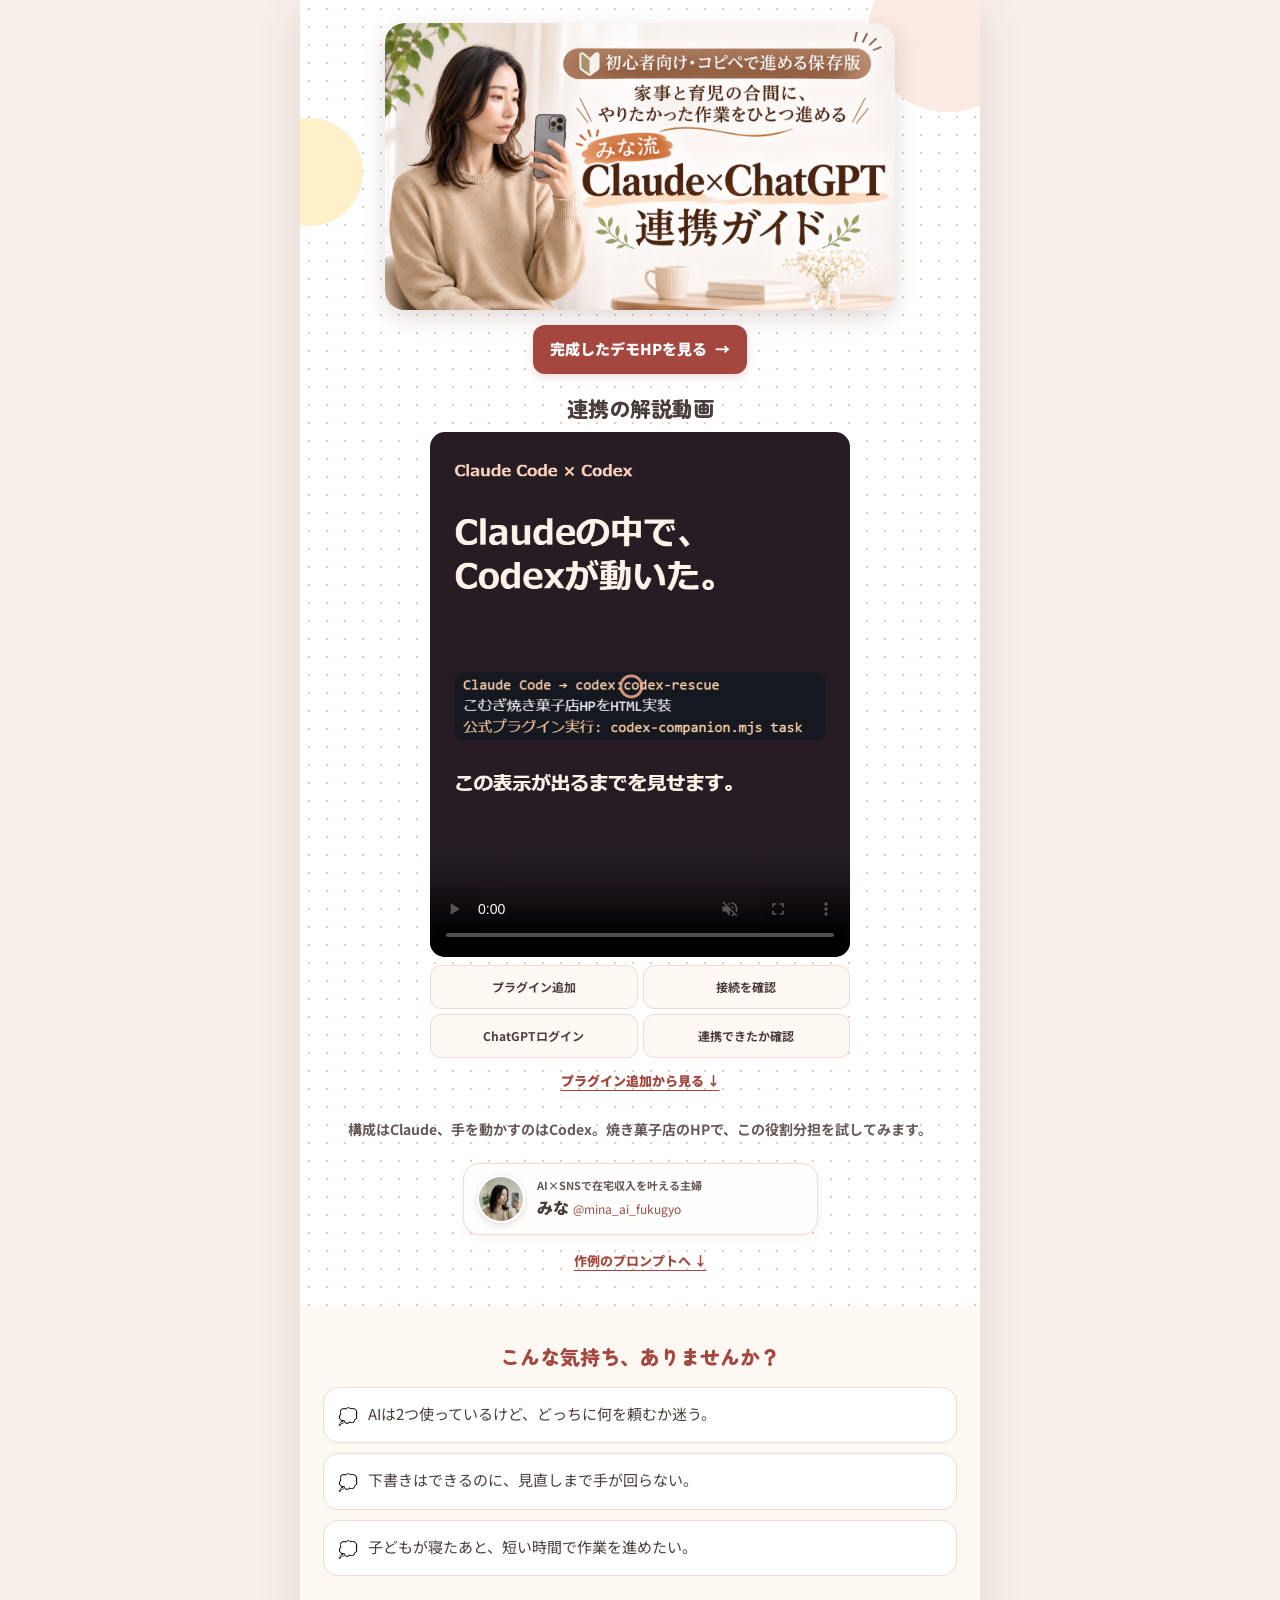
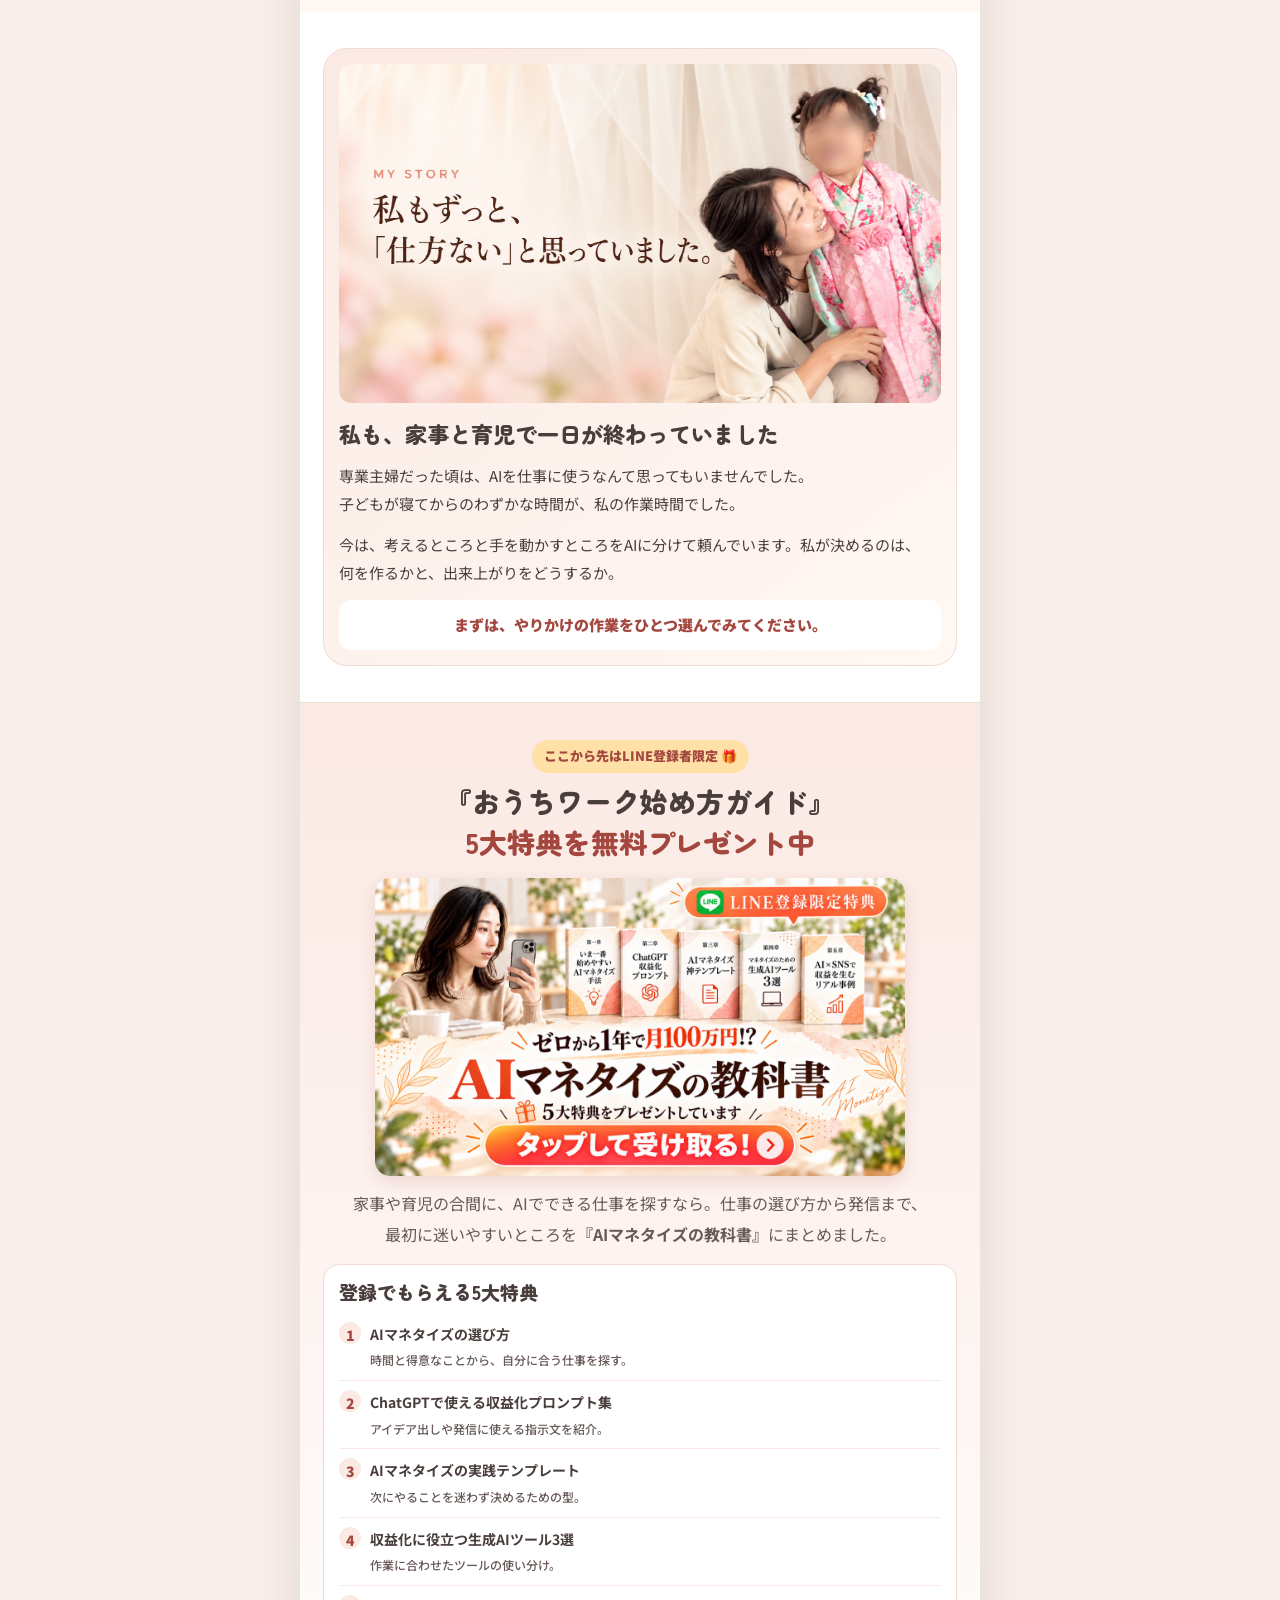
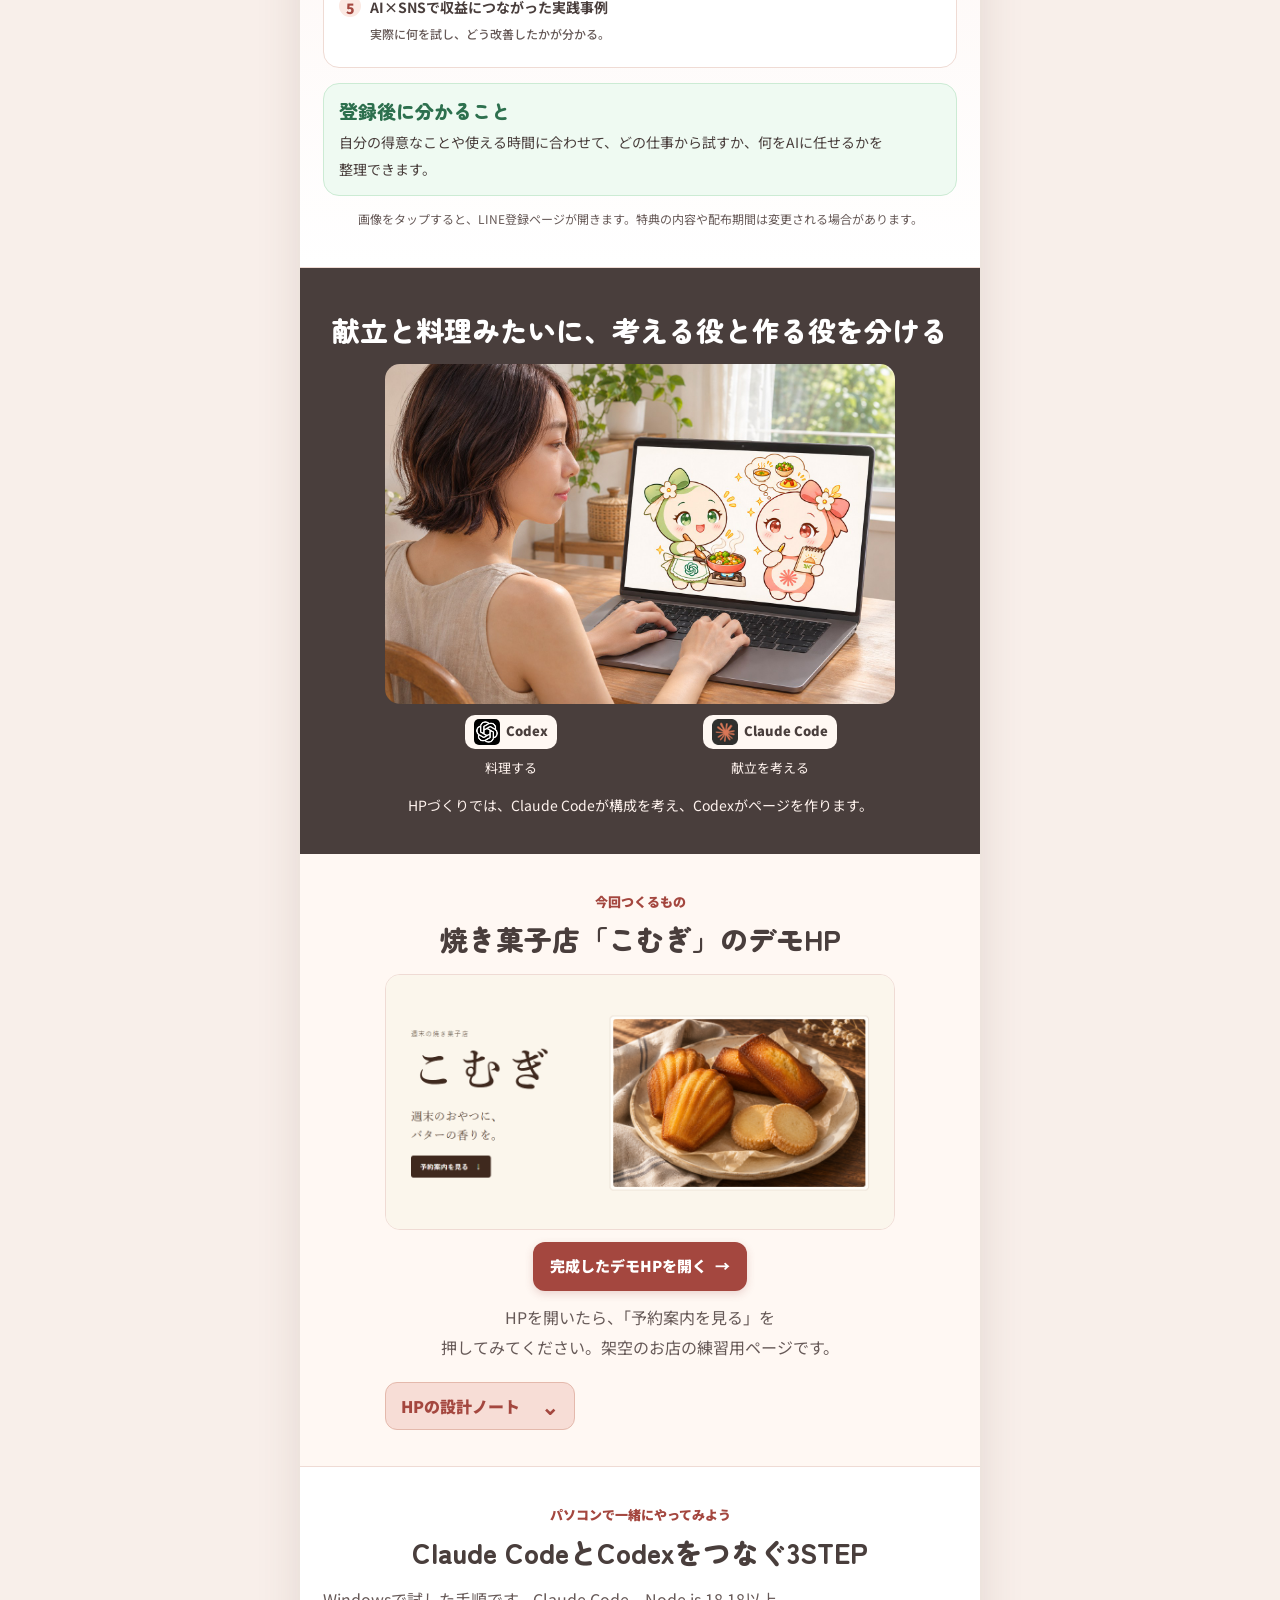
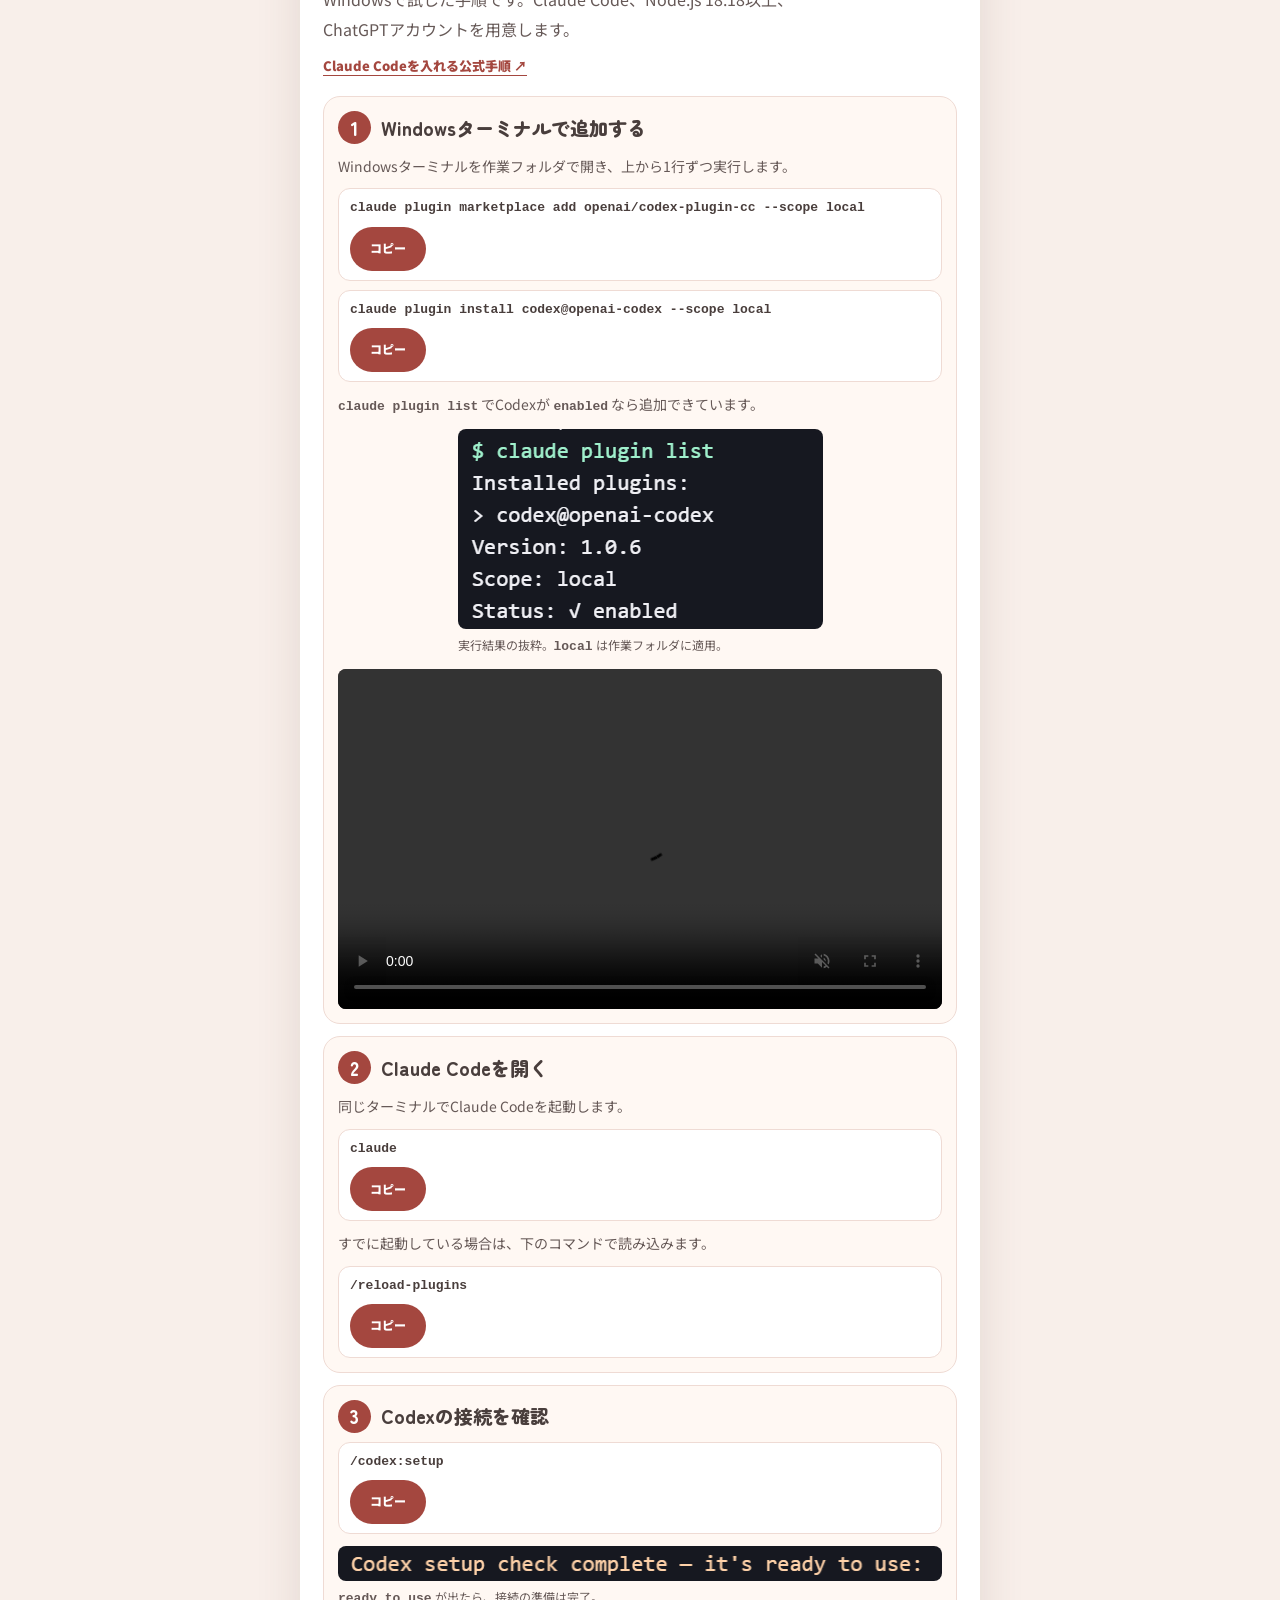
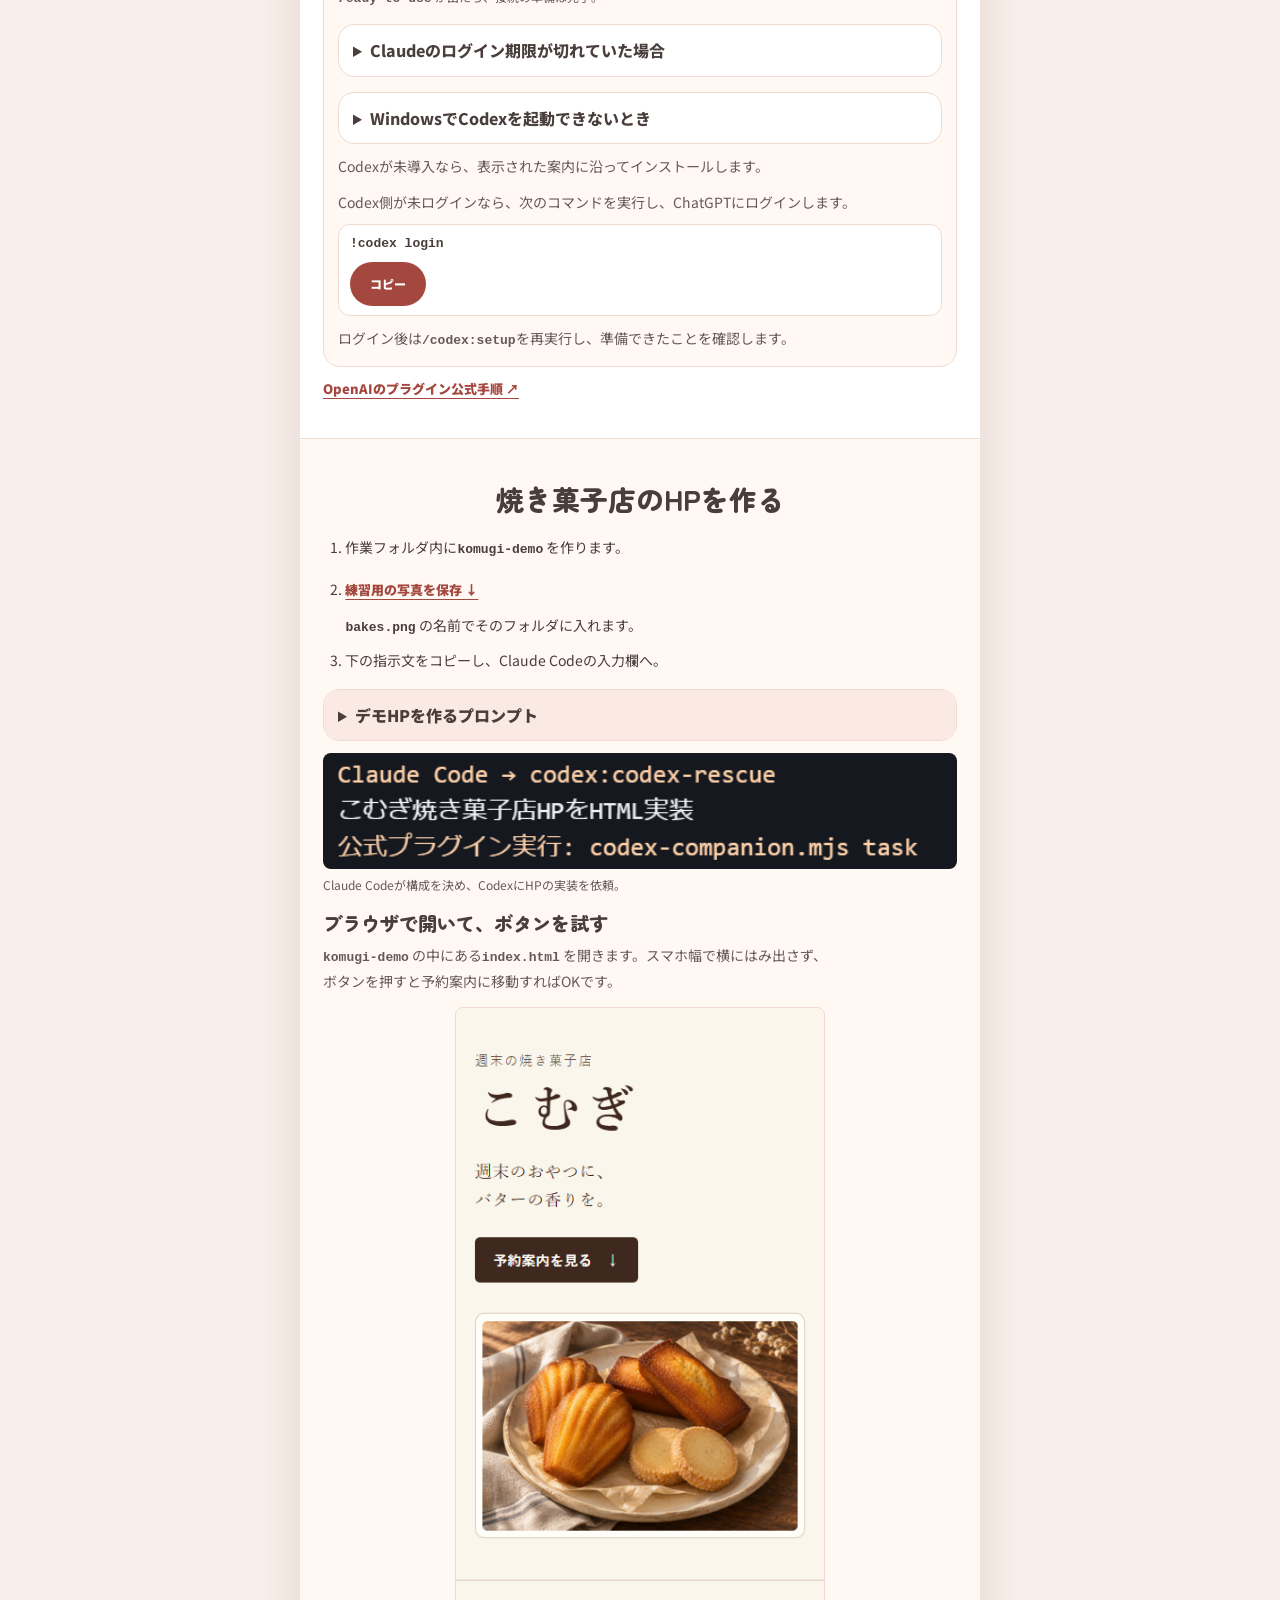
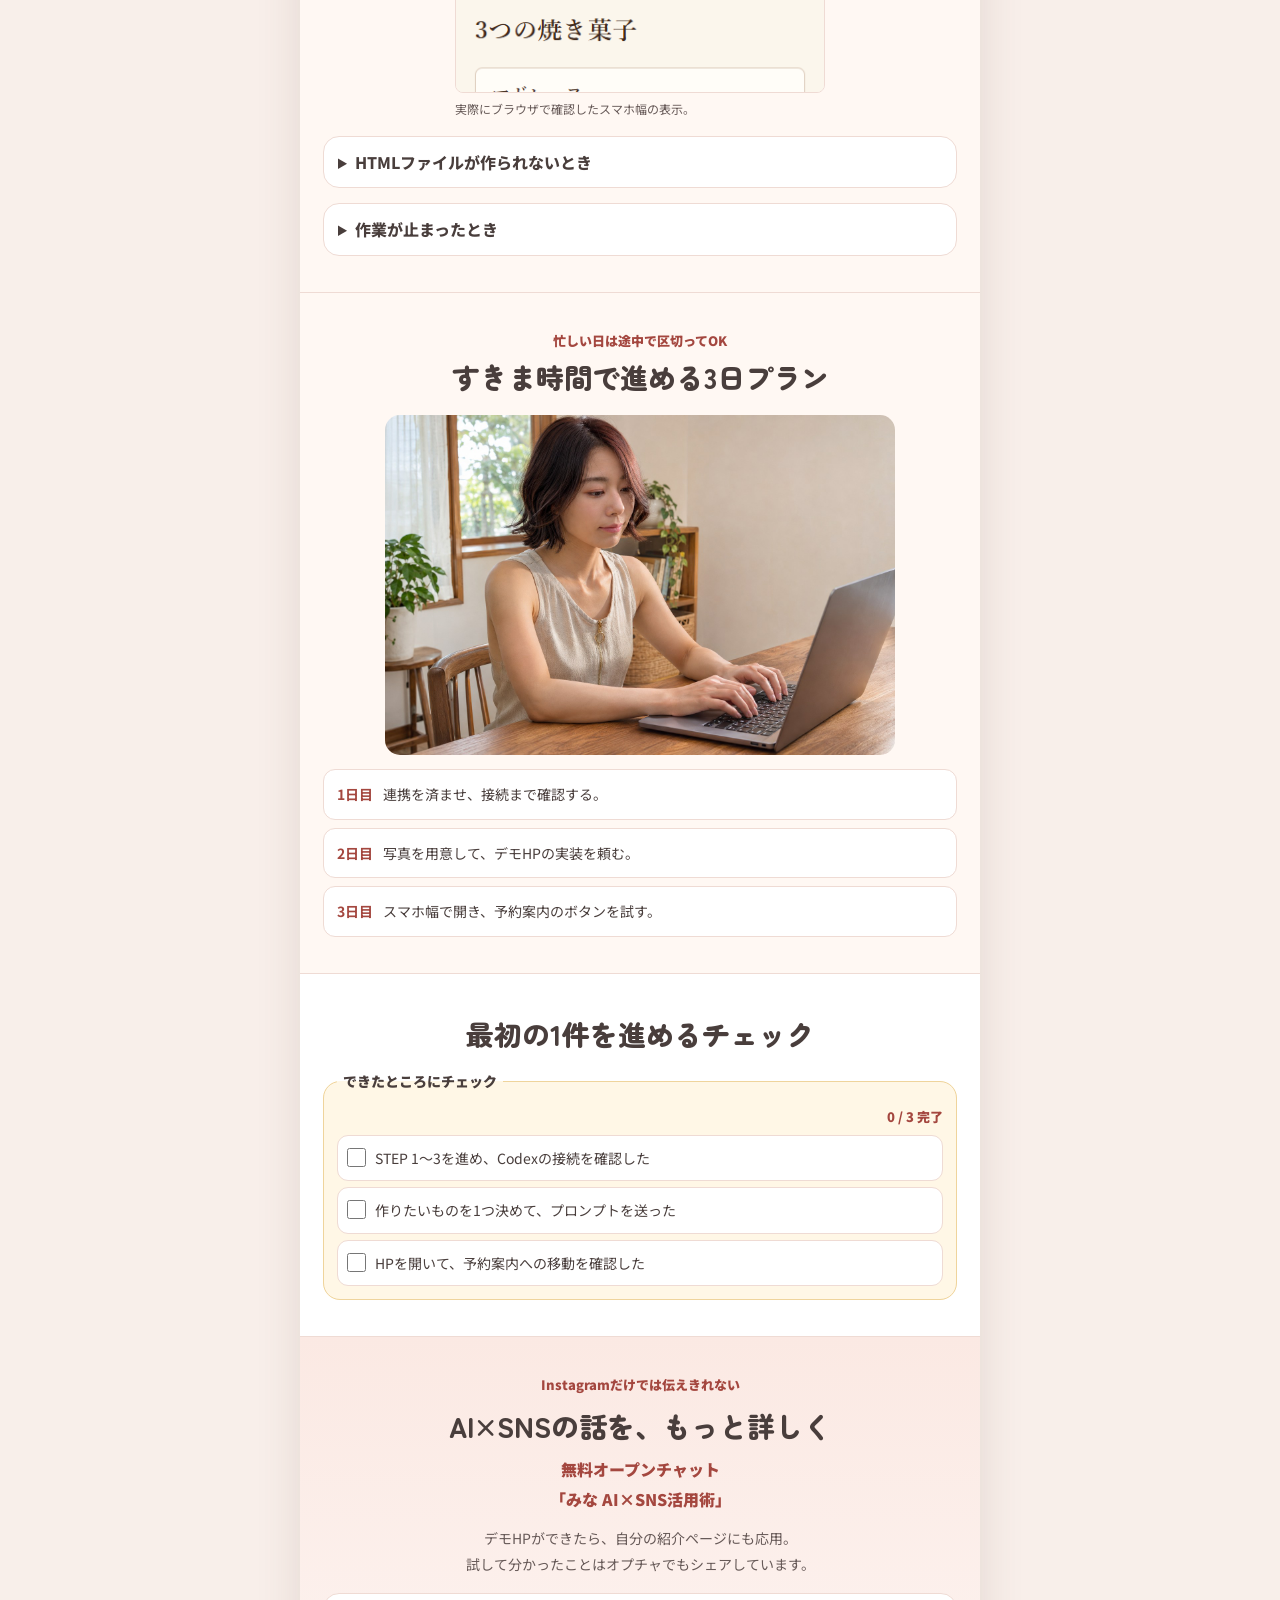
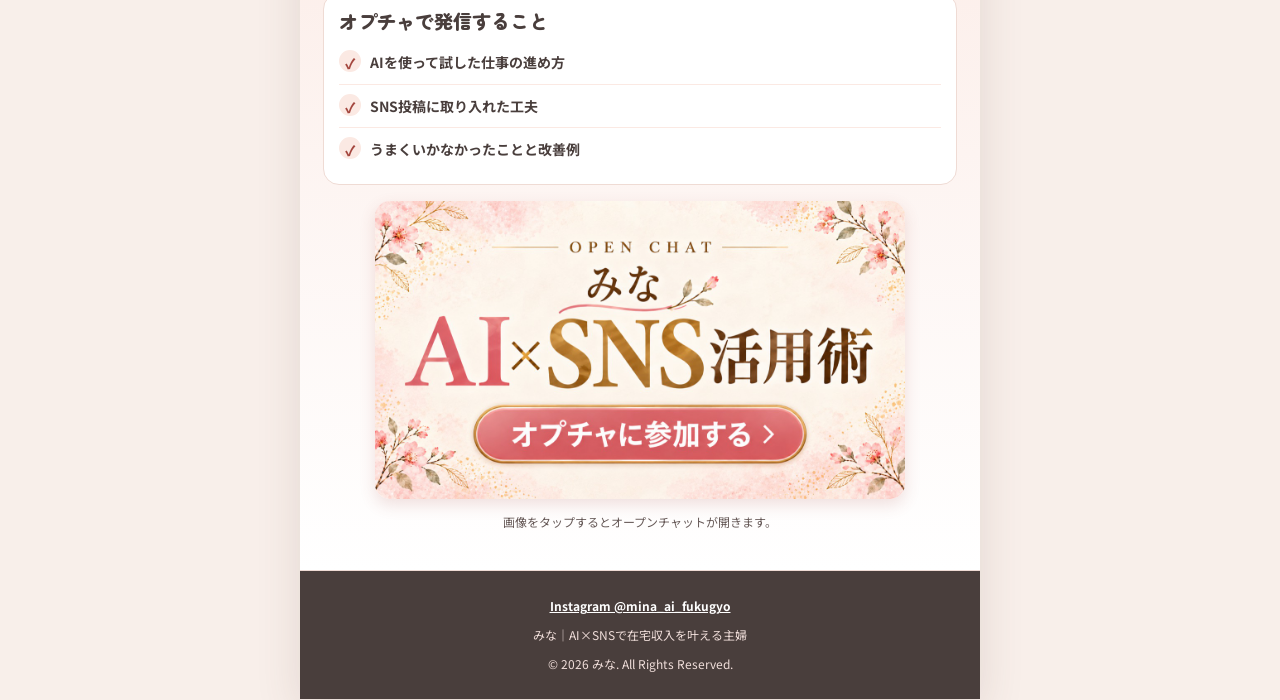
<file: index.html>
<!doctype html>
<html lang="ja">
<head>
  <meta charset="utf-8">
  <meta name="viewport" content="width=device-width, initial-scale=1">
  <meta name="theme-color" content="#fff8f3">
  <meta name="description" content="Claude Codeが構成を決め、Codexが実装。焼き菓子店のデモHPで試す、みなの連携実践ガイド。">
  <title>みな流 Claude×ChatGPT 連携実践ガイド</title>
  <link rel="stylesheet" href="style.css">
  <script src="copy.js" defer></script>
</head>
<body>
<main class="page" id="top">
  <header class="hero">
    <img class="guide-cover" src="assets/claude-chatgpt-mina-title-banner.jpg" width="1280" height="720" alt="初心者向け・コピペで進める保存版。家事と育児の合間に、やりたかった作業をひとつ進める。みな流 Claude×ChatGPT 連携ガイド。">
    <h1 class="sr-only">みな流 Claude×ChatGPT 連携実践ガイド</h1>
    <a class="demo-button hero-demo-button" href="komugi-demo/">完成したデモHPを見る <span aria-hidden="true">→</span></a>
    <section class="video-section" aria-labelledby="video-title">
      <h2 id="video-title">連携の解説動画</h2>
      <video class="walkthrough-clip" controls muted playsinline preload="none" poster="assets/claude-codex-quick-poster.png" data-play-in-view aria-label="Claude CodeとCodexの連携。Codexが動いた画面から、プラグイン追加と接続の操作を追う">
        <source src="assets/claude-codex-quick.mp4" type="video/mp4">
        <a href="assets/claude-codex-quick.mp4">解説動画を開く</a>
      </video>
      <div class="video-chapters" role="group" aria-label="実演動画の場面へ移動">
        <button type="button" data-video-time="3.7">プラグイン追加</button>
        <button type="button" data-video-time="7.6">接続を確認</button>
        <button type="button" data-video-time="13.4">ChatGPTログイン</button>
        <button type="button" data-video-time="18.1">連携できたか確認</button>
      </div>
      <a class="source" href="#install-video"><span class="keep">プラグイン追加から見る ↓</span></a>
    </section>
    <p class="intro"><span class="keep">構成はClaude、</span><span class="keep">手を動かすのはCodex。</span><span class="keep">焼き菓子店のHPで、</span><span class="keep">この役割分担を試してみます。</span></p>
    <a class="profile" href="https://www.instagram.com/mina_ai_fukugyo/">
      <img src="assets/mina-avatar.png" alt="" width="48" height="48">
      <span><small>AI×SNSで在宅収入を叶える主婦</small><strong>みな</strong> <span class="handle">@mina_ai_fukugyo</span></span>
    </a>
    <a class="jump" href="#practice">作例のプロンプトへ ↓</a>
  </header>

  <section class="section worries" aria-labelledby="worries-title">
    <h2 id="worries-title"><span class="keep">こんな気持ち、</span><span class="keep">ありませんか？</span></h2>
    <ul>
      <li><span aria-hidden="true">💭</span><p><span class="keep">AIは2つ使っているけど、</span><span class="keep">どっちに何を頼むか迷う。</span></p></li>
      <li><span aria-hidden="true">💭</span><p><span class="keep">下書きはできるのに、</span><span class="keep">見直しまで手が回らない。</span></p></li>
      <li><span aria-hidden="true">💭</span><p><span class="keep">子どもが寝たあと、</span><span class="keep">短い時間で作業を進めたい。</span></p></li>
    </ul>
  </section>

  <section class="section story" aria-labelledby="story-title">
    <div class="story-card">
      <img src="assets/my-story-banner.png" alt="MY STORY 私もずっと、仕方ないと思っていました。">
      <h2 id="story-title"><span class="keep">私も、家事と育児で</span><span class="keep">一日が終わっていました</span></h2>
      <p><span class="keep">専業主婦だった頃は、</span><span class="keep">AIを仕事に使うなんて</span><span class="keep">思ってもいませんでした。</span><span class="keep">子どもが寝てからの</span><span class="keep">わずかな時間が、</span><span class="keep">私の作業時間でした。</span></p>
      <p><span class="keep">今は、考えるところと</span><span class="keep">手を動かすところを</span><span class="keep">AIに分けて頼んでいます。</span><span class="keep">私が決めるのは、</span><span class="keep">何を作るかと、</span><span class="keep">出来上がりをどうするか。</span></p>
      <p class="story-callout"><span class="keep">まずは、やりかけの作業を</span><span class="keep">ひとつ選んでみてください。</span></p>
    </div>
  </section>

  <section class="section benefits" id="line-benefits" aria-labelledby="benefits-title">
    <p class="eyebrow keep">ここから先はLINE登録者限定 🎁</p>
    <h2 id="benefits-title"><span class="keep">『おうちワーク</span><span class="keep">始め方ガイド』</span><span class="title-line"><span class="keep">5大特典を</span><span class="keep">無料プレゼント中</span></span></h2>
    <a class="line-banner" href="https://mimatsu037.github.io/line-link/" aria-label="LINEに登録して5大特典を受け取る"><img src="assets/line-benefits-cta.jpg" alt="AIマネタイズの教科書｜タップしてLINEで5大特典を受け取る"></a>
    <p><span class="keep">家事や育児の合間に、</span><span class="keep">AIでできる仕事を探すなら。</span><span class="keep">仕事の選び方から発信まで、</span><span class="keep">最初に迷いやすいところを</span><span class="keep"><strong>『AIマネタイズの教科書』</strong>に</span><span class="keep">まとめました。</span></p>
    <div class="benefit-list">
      <h3>登録でもらえる5大特典</h3>
      <ol>
        <li><span class="keep">AIマネタイズの選び方</span><p><span class="keep">時間と得意なことから、</span><span class="keep">自分に合う仕事を探す。</span></p></li>
        <li><span class="keep">ChatGPTで使える</span><span class="keep">収益化プロンプト集</span><p><span class="keep">アイデア出しや発信に</span><span class="keep">使える指示文を紹介。</span></p></li>
        <li><span class="keep">AIマネタイズの</span><span class="keep">実践テンプレート</span><p><span class="keep">次にやることを</span><span class="keep">迷わず決めるための型。</span></p></li>
        <li><span class="keep">収益化に役立つ</span><span class="keep">生成AIツール3選</span><p><span class="keep">作業に合わせた</span><span class="keep">ツールの使い分け。</span></p></li>
        <li><span class="keep">AI×SNSで収益につながった</span><span class="keep">実践事例</span><p><span class="keep">実際に何を試し、</span><span class="keep">どう改善したかが分かる。</span></p></li>
      </ol>
    </div>
    <aside class="after">
      <h3>登録後に分かること</h3>
      <p><span class="keep">自分の得意なことや</span><span class="keep">使える時間に合わせて、</span><span class="keep">どの仕事から試すか、</span><span class="keep">何をAIに任せるかを</span><span class="keep">整理できます。</span></p>
    </aside>
    <p class="note"><span class="keep">画像をタップすると、</span><span class="keep">LINE登録ページが開きます。</span><span class="keep">特典の内容や配布期間は</span><span class="keep">変更される場合があります。</span></p>
  </section>
  <section class="section roles" aria-labelledby="roles-title">
    <h2 id="roles-title"><span class="keep">献立と料理みたいに、</span><span class="keep">考える役と作る役を分ける</span></h2>
    <figure class="guide-figure role-work-photo">
      <img src="assets/mina-pc-mascots.jpg" width="1536" height="1024" loading="lazy" alt="パソコンを操作するみなの横顔。画面では緑のCodexが料理し、コーラル色のClaude Codeが献立を考えている。">
    </figure>
    <div class="ai-pair cooking-roles">
      <div><span class="keep"><img src="assets/codex.png" alt="" width="26" height="26"> Codex</span><p>料理する</p></div>
      <div><span class="keep"><img src="assets/claude-code.png" alt="" width="26" height="26"> Claude Code</span><p>献立を考える</p></div>
    </div>
    <p class="roles-example"><span class="keep">HPづくりでは、</span><span class="keep">Claude Codeが構成を考え、</span><span class="keep">Codexがページを作ります。</span></p>
  </section>

  <section class="section finished-example" id="demo" aria-labelledby="sample-title">
    <div class="section-heading">
      <p class="eyebrow">今回つくるもの</p>
      <h2 id="sample-title"><span class="keep">焼き菓子店「こむぎ」の</span><span class="keep">デモHP</span></h2>
    </div>
    <a class="demo-preview" href="komugi-demo/" aria-label="焼き菓子店こむぎの完成したデモHPを開く">
      <img src="assets/komugi-desktop.png" width="1100" height="645" loading="lazy" alt="実際にブラウザで表示した、焼き菓子店こむぎのホームページ。">
    </a>
    <a class="demo-button" href="komugi-demo/">完成したデモHPを開く <span aria-hidden="true">→</span></a>
    <p class="section-lead"><span class="keep">HPを開いたら、</span><span class="keep">「予約案内を見る」を</span><span class="keep">押してみてください。</span><span class="keep">架空のお店の練習用ページです。</span></p>
    <details class="script-notebook">
      <summary>HPの設計ノート</summary>
      <div class="notebook-paper">
        <h3 class="notebook-title"><span class="keep">お店の紹介から</span><span class="keep">予約案内まで</span></h3>
        <ol class="notebook-entries">
          <li><h4>最初の画面</h4><p><span class="keep">写真と店名で雰囲気を伝え、</span><span class="keep">予約案内のボタンを置く。</span></p></li>
          <li><h4>焼き菓子の紹介</h4><p><span class="keep">マドレーヌ、フィナンシェ、</span><span class="keep">サブレの3種類を並べる。</span></p></li>
          <li><h4>予約・受け取りの案内</h4><p><span class="keep">冒頭のボタンから</span><span class="keep">同じページ内の案内へ移動。</span></p></li>
        </ol>
      </div>
    </details>
  </section>

  <section class="section" id="setup" aria-labelledby="setup-title">
    <div class="section-heading">
      <p class="eyebrow">パソコンで一緒にやってみよう</p>
      <h2 id="setup-title"><span class="keep">Claude CodeとCodexを</span><span class="keep">つなぐ3STEP</span></h2>
    </div>
    <p class="section-lead"><span class="keep">Windowsで試した手順です。</span><span class="keep">Claude Code、</span><span class="keep">Node.js 18.18以上、</span><span class="keep">ChatGPTアカウントを用意します。</span></p>
    <a class="source" href="https://code.claude.com/docs/en/quickstart" target="_blank" rel="noopener noreferrer"><span class="keep">Claude Codeを入れる</span><span class="keep">公式手順 ↗</span></a>
    <ol class="steps">
      <li class="card">
        <h3><span><span class="keep">Windowsターミナルで</span><span class="keep">追加する</span></span></h3>
        <div id="install-video">
          <p><span class="keep">Windowsターミナルを</span><span class="keep">作業フォルダで開き、</span><span class="keep">上から1行ずつ実行します。</span></p>
          <div class="snippet"><code id="terminal-marketplace">claude plugin marketplace add openai/codex-plugin-cc --scope local</code><button type="button" data-copy="terminal-marketplace" aria-label="ターミナル用の追加コマンドをコピー">コピー</button></div>
          <div class="snippet"><code id="terminal-install">claude plugin install codex@openai-codex --scope local</code><button type="button" data-copy="terminal-install" aria-label="ターミナル用のインストールコマンドをコピー">コピー</button></div>
          <p><span class="keep"><code>claude plugin list</code> で</span><span class="keep">Codexが <code>enabled</code> なら</span><span class="keep">追加できています。</span></p>
          <figure class="recorded-screen installed-screen">
            <img src="assets/recorded-plugin-enabled.png" width="365" height="200" loading="lazy" alt="実際の claude plugin list の結果。codex@openai-codex が Scope: local、Status: enabled と表示された。">
            <figcaption><span class="keep">実行結果の抜粋。</span><span class="keep"><code>local</code> は作業フォルダに適用。</span></figcaption>
          </figure>
          <video class="install-clip" controls muted playsinline preload="none" data-play-in-view aria-label="プラグインの追加と再ログインが必要な場合の操作録画">
            <source src="assets/claude-codex-install.mp4" type="video/mp4">
            <a href="assets/claude-codex-install.mp4">実演動画を開く</a>
          </video>
        </div>
      </li>
      <li class="card">
        <h3>Claude Codeを開く</h3>
        <p><span class="keep">同じターミナルで</span><span class="keep">Claude Codeを起動します。</span></p>
        <div class="snippet"><code id="launch-claude">claude</code><button type="button" data-copy="launch-claude" aria-label="Claude Codeの起動コマンドをコピー">コピー</button></div>
        <p><span class="keep">すでに起動している場合は、</span><span class="keep">下のコマンドで読み込みます。</span></p>
        <div class="snippet"><code id="reload">/reload-plugins</code><button type="button" data-copy="reload" aria-label="再読み込みコマンドをコピー">コピー</button></div>
      </li>
      <li class="card">
        <h3>Codexの接続を確認</h3>
        <div class="snippet"><code id="connect">/codex:setup</code><button type="button" data-copy="connect" aria-label="接続確認コマンドをコピー">コピー</button></div>
        <figure class="recorded-screen">
          <a href="assets/recorded-bakery-ready.png" target="_blank" rel="noopener">
            <img src="assets/recorded-bakery-ready.png" width="600" height="35" loading="lazy" alt="Codex setup check complete — it's ready to use と表示された実行画面。">
          </a>
          <figcaption><span class="keep"><code>ready to use</code> が出たら、</span><span class="keep">接続の準備は完了。</span></figcaption>
        </figure>
        <details class="help auth-help">
          <summary><span class="keep">Claudeのログイン期限が</span><span class="keep">切れていた場合</span></summary>
          <p><span class="keep"><code>OAuth session expired</code></span><span class="keep">と出たら、ターミナルで</span><span class="keep">Claudeに再ログインします。</span></p>
          <figure class="recorded-screen">
            <a href="assets/recorded-claude-auth-expired.png" target="_blank" rel="noopener">
              <img src="assets/recorded-claude-auth-expired.png" width="905" height="32" loading="lazy" alt="接続を試したときの表示。Failed to authenticate: OAuth session expired and could not be refreshed.">
            </a>
            <figcaption>実際のエラー表示。タップで拡大。</figcaption>
          </figure>
          <div class="snippet"><code id="claude-login">claude auth login</code><button type="button" data-copy="claude-login" aria-label="Claudeの再ログインコマンドをコピー">コピー</button></div>
          <p><span class="keep">ブラウザでログインしたら、</span><span class="keep">同じ作業フォルダで</span><span class="keep"><code>/codex:setup</code> をやり直します。</span></p>
          <a class="source" href="https://code.claude.com/docs/en/cli-reference" target="_blank" rel="noopener noreferrer">Claude Codeのログイン手順 ↗</a>
        </details>
        <details class="help windows-cli-help">
          <summary><span class="keep">WindowsでCodexを</span><span class="keep">起動できないとき</span></summary>
          <p><span class="keep"><code>Exec format error</code> が出たら、</span><span class="keep">Git Bashで次のコマンドを試します。</span></p>
          <div class="snippet"><code id="codex-version">codex --version</code><button type="button" data-copy="codex-version" aria-label="Codex CLIのバージョン確認コマンドをコピー">コピー</button></div>
          <p><span class="keep">バージョンが出なければ、</span><span class="keep">公式のWindows用CLIを用意し、</span><span class="keep">Git Bashで起動できる状態にします。</span><span class="keep">その後、Claude Codeを開き直し、</span><span class="keep"><code>/codex:setup</code> を実行します。</span></p>
          <a class="source" href="https://github.com/openai/codex#quickstart" target="_blank" rel="noopener noreferrer"><span class="keep">Codex CLIの</span><span class="keep">公式インストール手順 ↗</span></a>
        </details>
        <p><span class="keep">Codexが未導入なら、</span><span class="keep">表示された案内に沿って</span><span class="keep">インストールします。</span></p>
        <p><span class="keep">Codex側が未ログインなら、</span><span class="keep">次のコマンドを実行し、</span><span class="keep">ChatGPTにログインします。</span></p>
        <div class="snippet"><code id="login">!codex login</code><button type="button" data-copy="login" aria-label="ログインコマンドをコピー">コピー</button></div>
        <p><span class="keep">ログイン後は</span><span class="keep"><code>/codex:setup</code>を再実行し、</span><span class="keep">準備できたことを確認します。</span></p>
      </li>
    </ol>
    <a class="source" href="https://github.com/openai/codex-plugin-cc" target="_blank" rel="noopener noreferrer"><span class="keep">OpenAIのプラグイン</span><span class="keep">公式手順 ↗</span></a>
  </section>

  <section class="section prompt-section" id="practice" aria-labelledby="prompt-title">
    <div class="section-heading">
      <h2 id="prompt-title">焼き菓子店のHPを作る</h2>
    </div>
    <ol class="practice-prep">
      <li><span class="keep">作業フォルダ内に</span><span class="keep"><code>komugi-demo</code> を作ります。</span></li>
      <li><a class="source" href="komugi-demo/bakes.png" download="bakes.png">練習用の写真を保存 ↓</a><span class="keep"><code>bakes.png</code> の名前で</span><span class="keep">そのフォルダに入れます。</span></li>
      <li><span class="keep">下の指示文をコピーし、</span><span class="keep">Claude Codeの入力欄へ。</span></li>
    </ol>
    <details class="prompt-card">
      <summary><span class="keep">デモHPを作る</span><span class="keep">プロンプト</span></summary>
      <div class="prompt-bar"><button type="button" data-copy="prompt" aria-label="デモHPを作るプロンプトをコピー">全文をコピー</button></div>
      <pre id="prompt" class="prompt-text">架空の焼き菓子店「こむぎ」の、スマホ向け1ページHPを作りたいです。週末に<span class="keep">マドレーヌ</span>、<span class="keep">フィナンシェ</span>、<span class="keep">サブレ</span>をテイクアウトできるお店という設定です。

まず<span class="keep">Claude Code</span>で、お店の雰囲気、初めての人に伝えること、ページを読む順番、予約案内への導線を短く設計してください。その設計を表示したら、<span class="keep">codex:codex-rescue</span> に <span class="keep">--wait</span> を付けて、下の条件と一緒に実装を依頼してください。

・<span class="keep">komugi-demo/index.html</span> を作成。CSSはHTMLの中に書き、単体でブラウザ表示できるようにする
・用意した焼き菓子の写真 <span class="keep">komugi-demo/bakes.png</span> を参照する。画像の差し替えや外部画像の取得は不要
・クリーム色と焦げ茶を中心に、写真が映える素朴で上品なデザイン。日本語で読みやすくする
・上から「お店の紹介」「3つの焼き菓子」「受け取り・予約案内」。冒頭の「予約案内を見る」ボタンは同じページの id="reserve" へ移動させる
・架空店のデモだと分かる表示を入れ、実際の予約や外部サービスへの送信は行わない
・幅390pxとPCで読めるレスポンシブな設計にし、見出しの切れや横スクロールが出ないようにする
・既存ファイルは上書きしない。Codex側で書き込めない場合は、完成したHTML全文を結果として返し、<span class="keep">Claude Code</span>が同じ内容を保存する

実装のあと、<span class="keep">Claude Code</span>はファイルを確認し、予約ボタンの移動先と、スマホで確認する点を教えてください。連携できなければ止まった場所を教えてください。</pre>
    </details>
    <figure class="recorded-screen handoff-screen">
      <a href="assets/recorded-bakery-handoff.png" target="_blank" rel="noopener">
        <img src="assets/recorded-bakery-handoff.png" width="560" height="102" loading="lazy" alt="Claude Codeからcodex:codex-rescueにデモHPの実装を渡した記録。">
      </a>
      <figcaption><span class="keep">Claude Codeが構成を決め、</span><span class="keep">CodexにHPの実装を依頼。</span></figcaption>
    </figure>
    <div class="save-note">
      <h3><span class="keep">ブラウザで開いて、</span><span class="keep">ボタンを試す</span></h3>
      <p><span class="keep"><code>komugi-demo</code> の中にある</span><span class="keep"><code>index.html</code> を開きます。</span><span class="keep">スマホ幅で横にはみ出さず、</span><span class="keep">ボタンを押すと予約案内に</span><span class="keep">移動すればOKです。</span></p>
      <figure class="recorded-screen mobile-demo-screen">
        <a href="assets/komugi-mobile.png" target="_blank" rel="noopener">
          <img src="assets/komugi-mobile.png" width="390" height="725" loading="lazy" alt="390pxで開いたデモHP。焼き菓子の写真と予約案内ボタンが見える。">
        </a>
        <figcaption><span class="keep">実際にブラウザで確認した</span><span class="keep">スマホ幅の表示。</span></figcaption>
      </figure>
      <details class="help">
        <summary><span class="keep">HTMLファイルが</span><span class="keep">作られないとき</span></summary>
        <p><span class="keep">Codexの結果にHTMLがあり、</span><span class="keep">ファイルだけがないときは、</span><span class="keep">Claude Codeに保存を頼めます。</span></p>
        <div class="snippet"><code id="save-fallback">Codexが返したHTMLをそのまま、komugi-demo/index.html に保存してください。同名ファイルがあれば上書き前に確認してください。</code><button type="button" data-copy="save-fallback" aria-label="デモHPの保存指示をコピー">コピー</button></div>
      </details>
    </div>
    <details class="help">
      <summary>作業が止まったとき</summary>
      <p><span class="keep"><code>/codex:setup</code> で接続を確認。</span><span class="keep">作業中の状態を知りたいときは</span><span class="keep"><code>/codex:status</code> を試します。</span></p>
    </details>
  </section>

  <section class="section plan" aria-labelledby="plan-title">
    <div class="section-heading">
      <p class="eyebrow">忙しい日は途中で区切ってOK</p>
      <h2 id="plan-title"><span class="keep">すきま時間で進める</span><span class="keep">3日プラン</span></h2>
    </div>
    <figure class="guide-figure plan-photo">
      <img src="assets/mina-pc-front.jpg" width="1536" height="1024" loading="lazy" alt="ノートPCのキーボードを打つみなを斜め正面から見たイメージ。">
    </figure>
    <ol>
      <li><strong>1日目</strong><p><span class="keep">連携を済ませ、</span><span class="keep">接続まで確認する。</span></p></li>
      <li><strong>2日目</strong><p><span class="keep">写真を用意して、</span><span class="keep">デモHPの実装を頼む。</span></p></li>
      <li><strong>3日目</strong><p><span class="keep">スマホ幅で開き、</span><span class="keep">予約案内のボタンを試す。</span></p></li>
    </ol>
  </section>

  <section class="section finish" aria-labelledby="finish-title">
    <div class="section-heading">
      <h2 id="finish-title">最初の1件を進めるチェック</h2>
    </div>
    <fieldset class="checklist">
      <legend>できたところにチェック</legend>
      <p class="check-progress" role="status">0 / 3 完了</p>
      <label><input type="checkbox" name="connected"><span><span class="keep">STEP 1〜3を進め、</span><span class="keep">Codexの接続を確認した</span></span></label>
      <label><input type="checkbox" name="requested"><span><span class="keep">作りたいものを1つ決めて、</span><span class="keep">プロンプトを送った</span></span></label>
      <label><input type="checkbox" name="reviewed"><span><span class="keep">HPを開いて、</span><span class="keep">予約案内への移動を確認した</span></span></label>
    </fieldset>
  </section>

  <section class="section openchat" id="openchat" aria-labelledby="openchat-title">
    <p class="eyebrow">Instagramだけでは伝えきれない</p>
    <h2 id="openchat-title"><span class="keep">AI×SNSの話を、</span><span class="keep">もっと詳しく</span></h2>
    <p class="openchat-name"><span class="keep">無料オープンチャット</span><span class="title-line keep">「みな AI×SNS活用術」</span></p>
    <p class="next-work"><span class="keep">デモHPができたら、</span><span class="keep">自分の紹介ページにも応用。</span><span class="keep">試して分かったことは</span><span class="keep">オプチャでもシェアしています。</span></p>
    <div class="benefit-list">
      <h3>オプチャで発信すること</h3>
      <ul>
        <li><span class="keep">AIを使って試した仕事の進め方</span></li>
        <li><span class="keep">SNS投稿に取り入れた工夫</span></li>
        <li><span class="keep">うまくいかなかったことと改善例</span></li>
      </ul>
    </div>
    <a class="line-banner" href="https://line.me/ti/g2/-iZ9LBnhq6PqtsV0tf52ID7_K5QNRmfn5Hqesg?utm_source=invitation&amp;utm_medium=link_copy&amp;utm_campaign=default" aria-label="無料オープンチャット みな AI×SNS活用術に参加する"><img src="assets/openchat-mina-ai-sns.jpg" alt="みな AI×SNS活用術｜オープンチャットに参加する"></a>
    <p class="note"><span class="keep">画像をタップすると</span><span class="keep">オープンチャットが開きます。</span></p>
  </section>
  <footer>
    <a href="https://www.instagram.com/mina_ai_fukugyo/">Instagram @mina_ai_fukugyo</a>
    <p>みな｜AI×SNSで在宅収入を叶える主婦</p>
    <p>© 2026 みな. All Rights Reserved.</p>
  </footer>
</main>
<div class="sr-only" role="status" id="copy-status"></div>
</body>
</html>
</file>
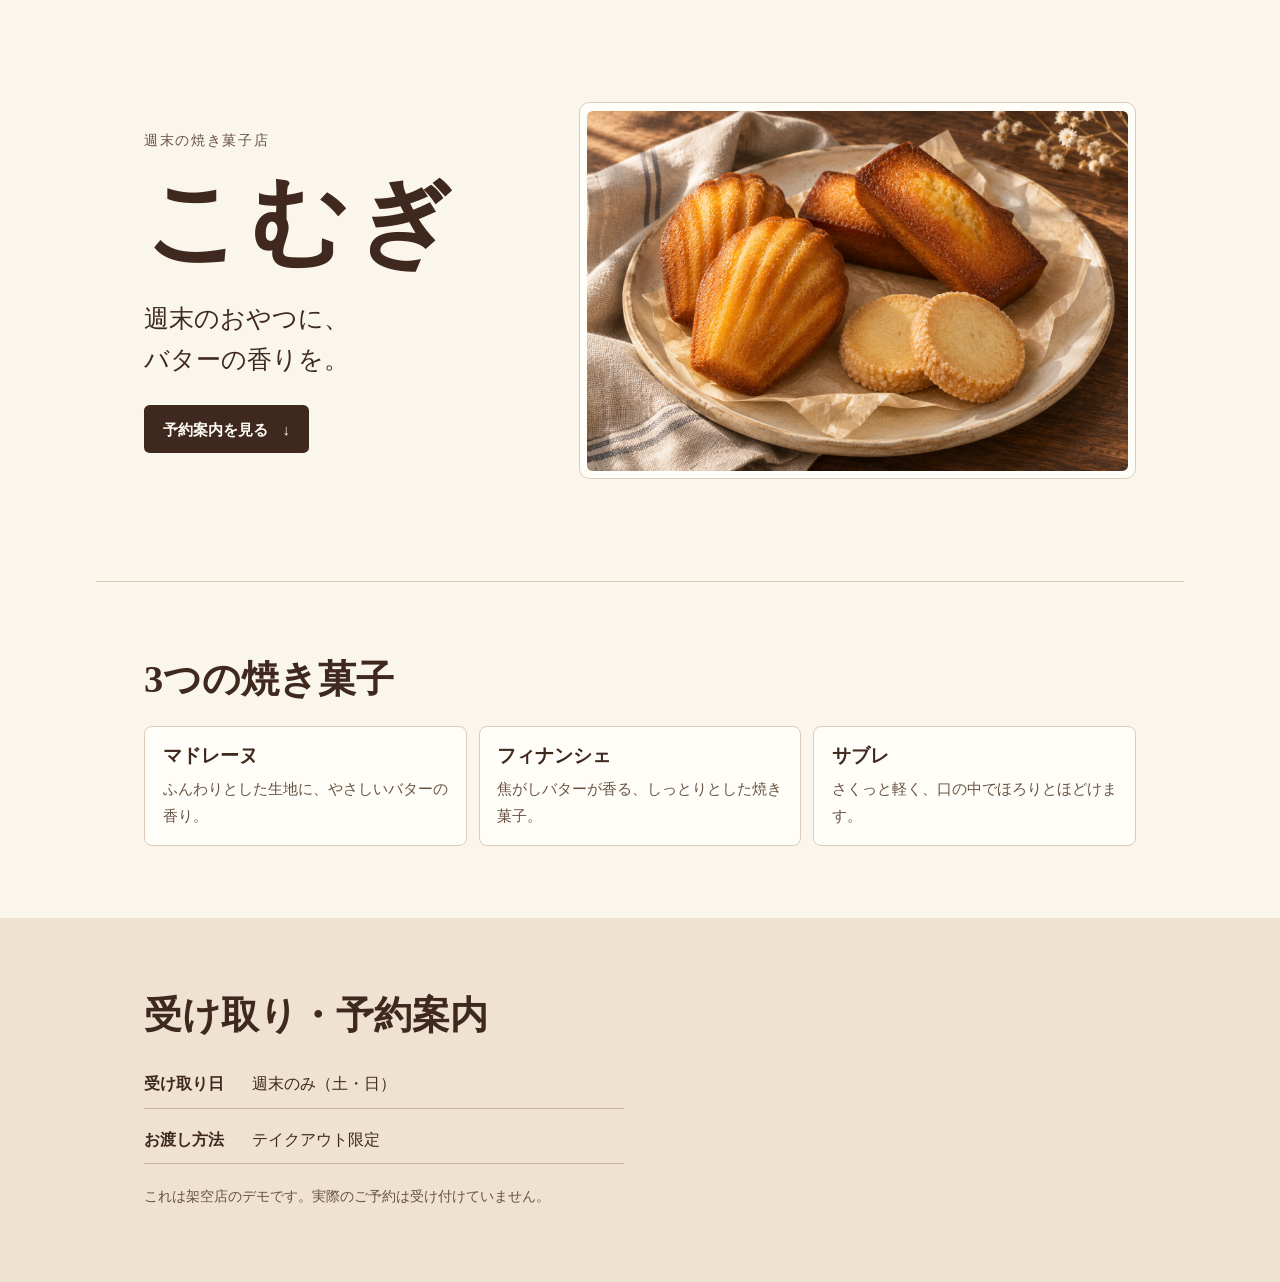
<file: komugi-demo/index.html>
<!doctype html>
<html lang="ja">
<head>
  <meta charset="utf-8">
  <meta name="viewport" content="width=device-width, initial-scale=1">
  <title>こむぎ｜週末の焼き菓子店</title>
  <meta name="description" content="マドレーヌ、フィナンシェ、サブレ。週末だけの架空の焼き菓子店「こむぎ」のデモサイトです。">
  <style>
    :root {
      color-scheme: light;
      --cream: #fbf6ec;
      --paper: #fffdf8;
      --ink: #3f291e;
      --muted: #685244;
      --line: #dccbbb;
      --sand: #efe2d1;
      --serif: "Yu Mincho", "Hiragino Mincho ProN", "Noto Serif CJK JP", serif;
    }

    *, *::before, *::after { box-sizing: border-box; }

    body {
      margin: 0;
      background: var(--cream);
      color: var(--ink);
      font-family: "Hiragino Sans", "Yu Gothic", Meiryo, sans-serif;
      font-size: 1rem;
      line-height: 1.8;
      overflow-wrap: anywhere;
    }

    h1, h2, h3, p, figure, dl, dd { margin: 0; }

    h1, h2, h3 {
      font-family: var(--serif);
      line-height: 1.35;
    }

    .wrap {
      width: min(68rem, 100%);
      margin-inline: auto;
      padding-inline: clamp(1.25rem, 5vw, 3rem);
    }

    .hero {
      display: grid;
      align-items: center;
      gap: clamp(2rem, 5vw, 4rem);
      padding-block: clamp(2.75rem, 8vw, 6.5rem);
    }

    .eyebrow {
      color: var(--muted);
      font-size: .875rem;
      letter-spacing: .12em;
    }

    h1 {
      margin-block: .25rem .75rem;
      font-size: clamp(3.4rem, 10vw, 6rem);
      letter-spacing: .08em;
    }

    .tagline {
      font-family: var(--serif);
      font-size: clamp(1.15rem, 4vw, 1.55rem);
      line-height: 1.65;
    }

    .button {
      display: inline-flex;
      align-items: center;
      gap: .9rem;
      min-height: 3rem;
      margin-block-start: 1.5rem;
      padding: .65rem 1.2rem;
      border-radius: .35rem;
      background: var(--ink);
      color: var(--paper);
      font-size: .9375rem;
      font-weight: 700;
      text-decoration: none;
    }

    .button:hover { background: #624333; }

    .button:focus-visible {
      outline: 2px solid var(--ink);
      outline-offset: 4px;
    }

    .photo {
      min-width: 0;
      padding: .45rem;
      border: 1px solid var(--line);
      border-radius: .65rem;
      background: var(--paper);
    }

    .photo img {
      display: block;
      width: 100%;
      height: auto;
      border-radius: .35rem;
    }

    .menu {
      border-block-start: 1px solid var(--line);
      padding-block: clamp(2.25rem, 6vw, 4.5rem);
    }

    h2 { font-size: clamp(1.65rem, 5vw, 2.4rem); }

    .sweets {
      display: grid;
      gap: .75rem;
      margin: 1.25rem 0 0;
      padding: 0;
      list-style: none;
    }

    .sweets li {
      min-width: 0;
      padding: 1rem 1.1rem;
      border: 1px solid var(--line);
      border-radius: .5rem;
      background: var(--paper);
    }

    .sweets h3 { font-size: 1.2rem; }

    .sweets p {
      margin-block-start: .35rem;
      color: var(--muted);
      font-size: .9375rem;
    }

    #reserve {
      scroll-margin-block-start: 1rem;
      padding-block: clamp(2.25rem, 6vw, 4.5rem);
      background: var(--sand);
    }

    .pickup {
      display: grid;
      gap: .5rem;
      max-width: 30rem;
      margin-block: 1.25rem;
    }

    .pickup div {
      display: grid;
      grid-template-columns: minmax(0, 6rem) minmax(0, 1fr);
      gap: .75rem;
      padding-block: .55rem;
      border-block-end: 1px solid #cbb6a2;
    }

    .pickup dt { font-weight: 700; }

    .demo {
      color: var(--muted);
      font-size: .875rem;
    }

    @media (min-width: 42rem) {
      .sweets { grid-template-columns: repeat(3, minmax(0, 1fr)); }
    }

    @media (min-width: 50rem) {
      .hero { grid-template-columns: minmax(0, 2fr) minmax(0, 3fr); }
    }

    @media (prefers-reduced-motion: no-preference) {
      html { scroll-behavior: smooth; }
    }
  </style>
</head>
<body>
  <main>
    <section class="wrap hero" aria-labelledby="shop-title">
      <div>
        <p class="eyebrow">週末の焼き菓子店</p>
        <h1 id="shop-title">こむぎ</h1>
        <p class="tagline">週末のおやつに、<br>バターの香りを。</p>
        <a class="button" href="#reserve">予約案内を見る <span aria-hidden="true">↓</span></a>
      </div>
      <figure class="photo">
        <img src="bakes.png" alt="こんがり焼き上がった焼き菓子">
      </figure>
    </section>

    <section class="wrap menu" aria-labelledby="menu-title">
      <h2 id="menu-title">3つの焼き菓子</h2>
      <ul class="sweets" role="list">
        <li>
          <h3>マドレーヌ</h3>
          <p>ふんわりとした生地に、やさしいバターの香り。</p>
        </li>
        <li>
          <h3>フィナンシェ</h3>
          <p>焦がしバターが香る、しっとりとした焼き菓子。</p>
        </li>
        <li>
          <h3>サブレ</h3>
          <p>さくっと軽く、口の中でほろりとほどけます。</p>
        </li>
      </ul>
    </section>

    <section id="reserve" aria-labelledby="reserve-title">
      <div class="wrap">
        <h2 id="reserve-title">受け取り・予約案内</h2>
        <dl class="pickup">
          <div>
            <dt>受け取り日</dt>
            <dd>週末のみ（土・日）</dd>
          </div>
          <div>
            <dt>お渡し方法</dt>
            <dd>テイクアウト限定</dd>
          </div>
        </dl>
        <p class="demo">これは架空店のデモです。実際のご予約は受け付けていません。</p>
      </div>
    </section>
  </main>
</body>
</html>
</file>
<file: style.css>
@import url("https://fonts.googleapis.com/css2?family=Noto+Sans+JP:wght@400;500;700;900&family=Zen+Maru+Gothic:wght@700;900&display=swap");

:root {
  color-scheme: light;
  --ink: #493e3c;
  --muted: #665957;
  --accent: #a4473f;
  --coral: #d87368;
  --cream: #fff8f3;
  --blush: #fbe9e3;
  --border: #efdbd4;
  --gold: #ffe1a8;
  --green: #2d704e;
  font-family: "Noto Sans JP", "Yu Gothic", Meiryo, sans-serif;
  color: var(--ink);
  background: #f8efea;
  line-break: strict;
  word-break: normal;
  overflow-wrap: break-word;
  scroll-behavior: smooth;
}
* { box-sizing: border-box; }
body, p, h1, h2, h3, ol, ul { margin: 0; }
body { font-size: 16px; line-height: 1.9; }
a { color: inherit; }
button, summary { cursor: pointer; }
button { font: inherit; }
a:focus-visible, button:focus-visible, summary:focus-visible, input:focus-visible {
  outline: 3px solid #087c64;
  outline-offset: 4px;
}
.keep { white-space: nowrap; }
.page {
  max-width: 680px;
  min-height: 100vh;
  margin-inline: auto;
  background: white;
  box-shadow: 0 12px 42px #62413924;
}
.hero {
  position: relative;
  isolation: isolate;
  overflow: hidden;
  text-align: center;
  padding: 39px 20px 23px;
  background: radial-gradient(#efc9bf 1px, transparent 1px) 0 0 / 18px 18px;
}
.hero::before, .hero::after {
  content: "";
  position: absolute;
  z-index: -1;
  border-radius: 50%;
}
.hero::before { width: 160px; height: 160px; inset: -48px -48px auto auto; background: var(--blush); }
.hero::after { width: 108px; height: 108px; inset: 118px auto auto -45px; background: #fff0c9; }
.hero-badge {
  display: inline-block;
  padding: 5px 15px;
  background: var(--accent);
  color: #fff;
  border-radius: 999px;
  font-size: 12px;
  font-weight: 900;
  box-shadow: 0 4px 8px #8f51452d;
}
.eyebrow { font-size: 13px; font-weight: 900; color: var(--accent); }
.hero-lead { margin-top: 18px; font-size: 15px; text-wrap: balance; }
h1, h2, h3 { font-family: "Zen Maru Gothic", "Noto Sans JP", sans-serif; line-height: 1.45; font-weight: 900; }
h1 { margin-top: 5px; font-size: clamp(29px, 7.9vw, 40px); letter-spacing: -.015em; }
h2 { font-size: clamp(22px, 6vw, 28px); }
h3 { font-size: 19px; }
.title-line { display: block; }
.marker { color: var(--accent); background: linear-gradient(transparent 65%, var(--gold) 65%); }
.intro { margin-top: 13px; color: var(--muted); font-weight: 700; font-size: 14px; text-wrap: balance; }
.profile {
  display: flex;
  align-items: center;
  gap: 12px;
  max-width: 355px;
  margin: 20px auto 0;
  padding: 11px 13px;
  text-align: left;
  text-decoration: none;
  line-height: 1.6;
  background: #fffefc;
  border: 1px solid var(--border);
  border-radius: 16px;
  box-shadow: 0 3px 9px #62413910;
}
.profile img { object-fit: cover; border-radius: 50%; border: 2px solid white; box-shadow: 0 2px 6px #62413930; flex: none; }
.profile small { display: block; color: var(--muted); font-size: 11px; font-weight: 700; }
.profile strong { font-weight: 900; }
.handle { color: var(--accent); font-size: 12px; }
.jump { display: inline-flex; align-items: center; min-height: 44px; margin-top: 4px; color: var(--accent); font-size: 13px; font-weight: 800; text-underline-offset: 4px; }
.section { padding: 36px 23px; scroll-margin-top: 12px; }
.section-heading { text-align: center; }
.section-heading h2 { margin-top: 4px; }
.section-lead { margin-top: 11px; color: var(--muted); }
.worries { background: var(--cream); }
.worries h2 { color: var(--accent); text-align: center; font-size: 20px; }
.worries ul { list-style: none; padding: 0; display: grid; gap: 10px; margin-top: 16px; }
.worries li { display: flex; gap: 10px; align-items: start; padding: 12px 14px; border-radius: 15px; border: 1px solid var(--border); background: white; }
.worries p { font-size: 15px; }
.story-card { border-radius: 24px; padding: 15px; background: linear-gradient(145deg, var(--blush), var(--cream)); border: 1px solid var(--border); }
.story-card img, .line-banner img { display: block; width: 100%; height: auto; }
.story-card img { border-radius: 13px; }
.story-card h2 { margin-top: 15px; font-size: 22px; }
.story-card p { margin-top: 12px; font-size: 15px; }
.story-callout { background: white; border-radius: 12px; padding: 11px; text-align: center; color: var(--accent); font-weight: 900; }
.roles { background: var(--ink); color: white; text-align: center; }
.roles .eyebrow { color: #ffd8cf; }
.roles h2 { margin-top: 6px; }
.roles-example { color: #fff3ee; font-size: 14px; text-wrap: balance; }
.steps { list-style: none; padding: 0; margin-top: 16px; display: grid; grid-template-columns: minmax(0, 1fr); gap: 12px; counter-reset: step; }
.card { padding: 14px; border: 1px solid var(--border); border-radius: 17px; background: var(--cream); counter-increment: step; }
.card h3 { display: flex; gap: 10px; align-items: center; }
.card h3::before {
  content: counter(step); background: var(--accent); color: white;
  border-radius: 50%; flex: 0 0 33px; height: 33px; display: grid; place-items: center;
}
.card p { margin-top: 9px; font-size: 14px; color: var(--muted); }
.snippet { margin-top: 9px; background: white; color: var(--ink); border: 1px solid var(--border); padding: 9px 11px; border-radius: 12px; display: grid; justify-items: start; gap: 8px; }
code { font: 600 13px/1.55 ui-monospace, Consolas, monospace; }
.snippet code { overflow-wrap: anywhere; }
[data-copy] { border-radius: 999px; padding: 0 14px; min-width: 76px; min-height: 44px; border: 1px solid transparent; background: var(--accent); color: white; font-size: 12px; font-weight: 900; }
[data-copy]:hover { background: #863930; }
.source { display: inline-block; margin-top: 10px; font-size: 13px; color: var(--accent); font-weight: 900; text-underline-offset: 4px; }
.prompt-section { background: var(--cream); border-block: 1px solid var(--border); }
.prompt-card, .example, .help, .benefit-list, .after { margin-top: 15px; border-radius: 16px; }
.prompt-card { border: 1px solid var(--border); background: white; }
.prompt-card summary { padding: 10px 14px; background: var(--blush); border-radius: 15px; font-weight: 900; }
.prompt-card[open] summary { border-radius: 15px 15px 0 0; }
.prompt-bar { display: flex; align-items: center; flex-wrap: wrap; gap: 2px 10px; padding: 10px 14px 0; }
.prompt-download { display: inline-flex; align-items: center; min-height: 44px; color: var(--accent); font-size: 12px; font-weight: 800; text-underline-offset: 3px; }
.prompt-text { padding: 13px 14px 16px; font-size: 14px; }
.prompt-text ol { padding-left: 1.5em; margin-top: 9px; }
.prompt-text li + li { margin-top: 7px; }
.example { background: #fff1d5; padding: 13px 15px; }
.example p, .help p, .after p { margin-top: 5px; font-size: 14px; }
.help { background: white; border: 1px solid var(--border); padding: 0 14px; }
.help summary { font-weight: 800; padding-block: 10px; }
.help[open] { padding-bottom: 14px; }
.benefits, .openchat { background: linear-gradient(var(--blush), #fff); text-align: center; border-block: 1px solid var(--border); }
.benefits .eyebrow { display: inline-block; background: var(--gold); padding: 4px 12px; border-radius: 999px; }
.benefits h2, .openchat h2 { margin-top: 8px; }
.benefits .title-line, .openchat-name { color: var(--accent); }
.line-banner { display: block; max-width: 530px; margin: 16px auto 0; border-radius: 15px; box-shadow: 0 6px 16px #a4473f29; }
.line-banner img { border-radius: inherit; }
.line-banner:hover { filter: saturate(1.07); }
.line-banner:active { transform: scale(.985); }
.benefits > p:not(.eyebrow), .openchat .note { margin-top: 12px; color: var(--muted); text-wrap: balance; }
.benefit-list, .after { text-align: left; padding: 13px 15px; }
.benefit-list { background: white; border: 1px solid var(--border); }
.benefit-list ol, .benefit-list ul { list-style: none; margin-top: 7px; padding: 0; }
.benefit-list ol { counter-reset: benefit; }
.benefit-list li { position: relative; padding: 8px 0 8px 31px; font-size: 14px; font-weight: 700; }
.benefit-list ol li { counter-increment: benefit; }
.benefit-list li + li { border-top: 1px solid var(--blush); }
.benefit-list li::before { position: absolute; left: 0; top: 9px; display: grid; place-items: center; width: 22px; height: 22px; border-radius: 50%; background: var(--blush); color: var(--accent); font-weight: 900; }
.benefit-list ol li::before { content: counter(benefit); }
.benefit-list ul li::before { content: "✓"; }
.benefit-list li p { margin-top: 2px; color: var(--muted); font-size: 12px; font-weight: 500; }
.after { background: #effaf2; border: 1px solid #ccebd4; }
.after h3 { color: var(--green); }
.note { font-size: 12px; }
.plan { background: var(--cream); border-bottom: 1px solid var(--border); }
.plan ol { list-style: none; display: grid; gap: 8px; margin-top: 14px; padding: 0; }
.plan li { display: flex; align-items: start; gap: 10px; padding: 11px 13px; background: white; border: 1px solid var(--border); border-radius: 12px; font-size: 14px; }
.plan strong { flex: none; color: var(--accent); }
.checklist { margin: 14px 0 0; min-width: 0; border: 1px solid #efd49c; border-radius: 17px; padding: 10px 13px 13px; background: #fff7e6; }
.checklist legend { padding: 0 6px; font-size: 14px; font-weight: 900; }
.check-progress { text-align: right; font-size: 13px; color: var(--accent); font-weight: 900; margin-bottom: 5px; }
.checklist label { display: flex; align-items: start; gap: 9px; padding: 9px; border: 1px solid var(--border); background: white; border-radius: 11px; cursor: pointer; font-size: 14px; }
.checklist label + label { margin-top: 6px; }
.checklist input { flex: none; width: 19px; height: 19px; margin: 3px 0 0; accent-color: var(--accent); }
.checklist label:has(input:checked) { background: #fff2ee; }
.openchat-name { margin-top: 7px; font-weight: 900; }
footer { padding: 24px 16px; text-align: center; background: var(--ink); color: #f0deda; font-size: 12px; }
footer a { color: white; font-weight: 700; }
footer p { margin-top: 6px; }
.sr-only { position: absolute; width: 1px; height: 1px; padding: 0; overflow: hidden; clip-path: inset(50%); white-space: nowrap; }
.guide-cover { display: block; width: min(100%, 510px); height: auto; margin: 0 auto; border-radius: 20px; box-shadow: 0 8px 22px #62413932; }
.hero { padding-top: 23px; }
.demo-button {
  display: flex; align-items: center; justify-content: center; gap: .55em;
  min-height: 49px; width: fit-content; max-width: 100%; margin: 12px auto 0; padding: 8px 17px;
  border-radius: 12px; background: var(--accent); color: #fff; font-size: 15px; font-weight: 900;
  text-decoration: none; box-shadow: 0 3px 9px #963a3730;
}
.hero-demo-button { margin-top: 15px; }
.demo-preview { display: block; max-width: 510px; margin: 14px auto 0; overflow: hidden; border: 1px solid var(--border); border-radius: 15px; }
.demo-preview img { display: block; width: 100%; height: auto; aspect-ratio: 2 / 1; object-fit: cover; object-position: top; }
.video-section { padding-top: 19px; text-align: center; }
.video-section h2 { font-size: 21px; }
.walkthrough-clip { display: block; width: min(100%, 420px); aspect-ratio: 4 / 5; margin: 9px auto 0; border-radius: 15px; background: var(--cream); }
.video-section .source { display: inline-flex; align-items: center; min-height: 44px; margin-top: 1px; }
.video-chapters { display: grid; grid-template-columns: repeat(2, minmax(0, 1fr)); gap: 5px; width: min(100%, 420px); margin: 8px auto 0; }
.video-chapters button { min-height: 44px; padding: 4px 9px; border: 1px solid var(--border); border-radius: 11px; background: #fff8f3; color: var(--ink); font-size: 12px; font-weight: 700; white-space: nowrap; }
.recorded-screen { margin: 12px 0 0; }
.recorded-screen img { display: block; width: 100%; height: auto; border-radius: 8px; }
.installed-screen { max-width: 365px; margin-inline: auto; }
.recorded-screen figcaption { margin-top: 5px; color: var(--muted); font-size: 12px; }
.install-clip { display: block; width: 100%; height: auto; aspect-ratio: 16 / 9; margin-top: 12px; border-radius: 8px; background: var(--ink); }
#install-video { scroll-margin-top: 14px; }
.guide-figure { margin: 13px auto 0; max-width: 510px; }
.guide-figure img { display: block; width: 100%; height: auto; border-radius: 15px; }
.plan-photo { margin-top: 17px; }
.guide-figure figcaption { margin-top: 5px; color: var(--muted); text-align: center; font-size: 12px; }
.ai-pair { display: flex; justify-content: center; flex-wrap: wrap; gap: 8px; margin-top: 11px; }
.ai-pair span { display: inline-flex; align-items: center; gap: 6px; background: #fff8f3; color: var(--ink); padding: 4px 9px; border-radius: 10px; font-size: 13px; font-weight: 900; }
.ai-pair img { border-radius: 5px; }
.cooking-roles {
  display: grid; grid-template-columns: repeat(2, minmax(0, 1fr));
  width: min(100%, 510px); margin-inline: auto;
}
.cooking-roles p { margin-top: 3px; color: #fff3ee; font-size: 13px; }
.roles-example { margin-top: 11px; }
.finished-example { background: var(--cream); border-bottom: 1px solid var(--border); }
.finished-example .section-lead { text-align: center; text-wrap: balance; }
.practice-prep { padding-inline-start: 1.6em; margin-block: 14px 0; font-size: 14px; }
.practice-prep li + li { margin-top: 8px; }
.practice-prep .source { display: flex; align-items: center; width: fit-content; margin: 0; min-height: 44px; }
.mobile-demo-screen { width: min(100%, 370px); margin-inline: auto; }
.mobile-demo-screen img { border: 1px solid var(--border); }
.decision-photo { display: block; width: 100%; height: auto; margin-top: 10px; border-radius: 12px; }
.script-notebook { max-width: 510px; margin: 20px auto 0; }
.script-notebook summary {
  display: flex; align-items: center; justify-content: space-between; gap: 12px;
  width: fit-content; min-width: 190px; min-height: 48px; padding: 6px 15px;
  color: var(--accent); background: #f7ddd6; border: 1px solid #e4b9ac;
  border-radius: 12px; font-weight: 900; list-style: none;
}
.script-notebook summary::-webkit-details-marker { display: none; }
.script-notebook summary::after { content: "⌄"; font-size: 21px; line-height: 1; }
.script-notebook[open] summary { border-radius: 12px 12px 0 0; border-bottom-color: #fffdf7; }
.script-notebook[open] summary::after { transform: rotate(180deg); }
.notebook-paper {
  --note-line: 28px;
  padding: 16px 14px 16px 25px; border: 1px solid #e4b9ac; border-radius: 0 13px 13px 13px;
  background:
    linear-gradient(90deg, transparent 13px, #eabdb4 13px 14px, transparent 14px),
    repeating-linear-gradient(#fffdf7 0 calc(var(--note-line) - 1px), #eaded1 calc(var(--note-line) - 1px) var(--note-line));
  background-position: 0 0, 0 16px;
  box-shadow: 0 5px 12px #66473714;
  color: var(--ink); font-size: 14px; line-height: var(--note-line);
}
.notebook-title { margin: 0; color: var(--accent); font-size: 15px; line-height: var(--note-line); }
.notebook-entries { list-style: none; padding: 0; margin: 0; }
.notebook-entries li { margin-top: var(--note-line); }
.notebook-entries h4 { margin: 0; color: var(--accent); font-size: 14px; line-height: var(--note-line); }
.notebook-entries strong { margin-inline-end: .5em; color: var(--accent); }
.prompt-text { margin: 0; white-space: pre-wrap; overflow-wrap: anywhere; font-family: inherit; }
.save-note { margin-top: 13px; }
.save-note p, .next-work { margin-top: 5px; color: var(--muted); font-size: 14px; }
.next-work { margin-top: 10px; text-wrap: balance; }
@media (prefers-reduced-motion: reduce) {
  :root { scroll-behavior: auto; }
}
</file>
